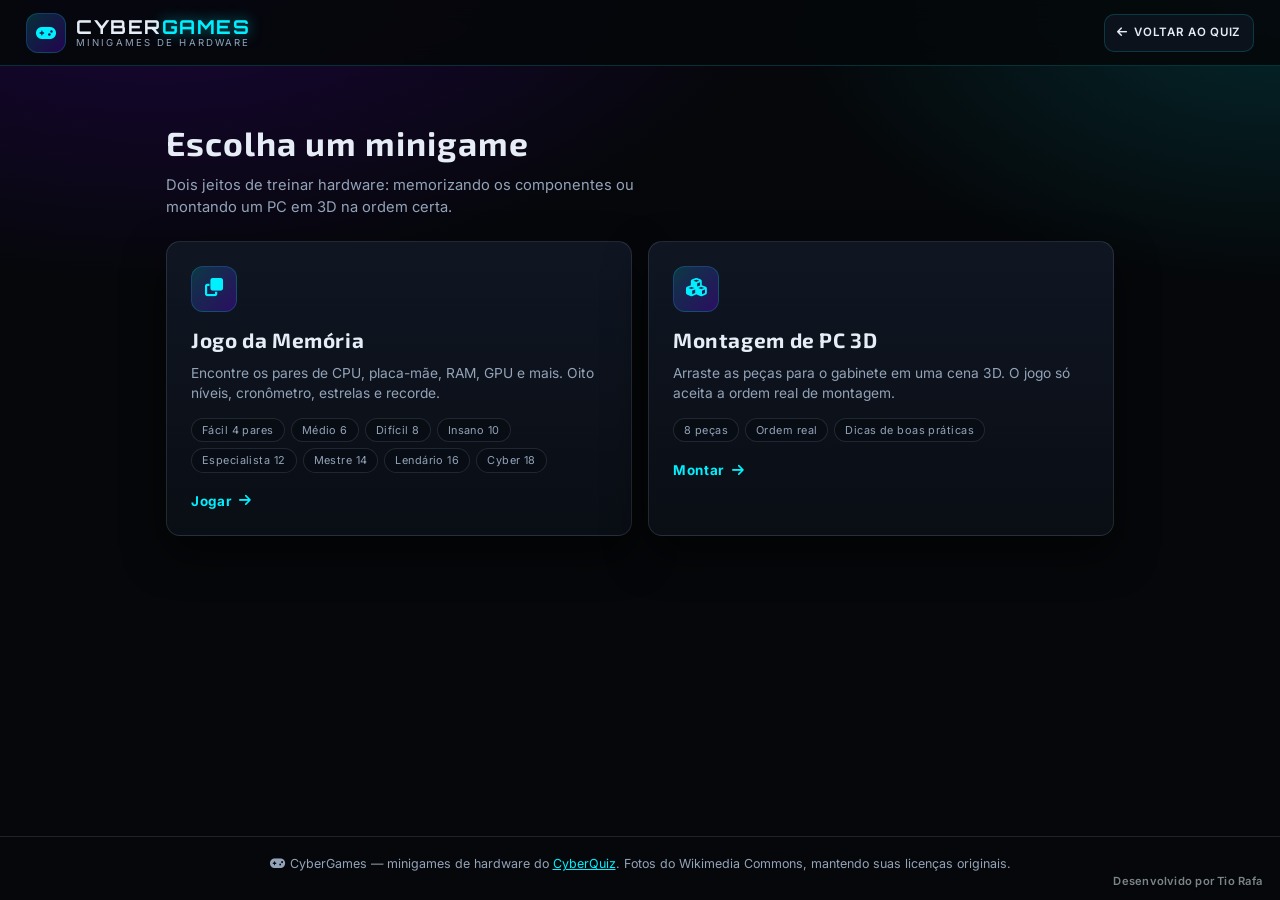
<file: MiniGame/index.html>
<!DOCTYPE html>
<html lang="pt-BR">
<head>
<meta charset="UTF-8">
<meta name="viewport" content="width=device-width, initial-scale=1.0, viewport-fit=cover">
<meta name="description" content="Minigames de hardware do CyberQuiz: jogo da memória com componentes e montador de PC em 3D seguindo a ordem real de montagem.">
<meta name="theme-color" content="#05070a">
<title>CyberQuiz · Minigames de Hardware</title>

<link rel="icon" href="data:image/svg+xml,%3Csvg xmlns='http://www.w3.org/2000/svg' viewBox='0 0 32 32'%3E%3Crect width='32' height='32' rx='7' fill='%2305070a'/%3E%3Cpath d='M9 21V12h2.6v3.2h4.8V12H19v9h-2.6v-3.5h-4.8V21z' fill='%2300f0ff'/%3E%3C/svg%3E">
<link rel="preconnect" href="https://fonts.googleapis.com">
<link rel="preconnect" href="https://fonts.gstatic.com" crossorigin>
<link href="https://fonts.googleapis.com/css2?family=Exo+2:wght@400;600;700;800&family=Inter:wght@400;500;600&family=Orbitron:wght@700;800;900&display=swap" rel="stylesheet">
<link rel="stylesheet" href="https://cdnjs.cloudflare.com/ajax/libs/font-awesome/6.5.2/css/all.min.css">
<link rel="stylesheet" href="css/style.css">
</head>
<body>

<header class="topbar">
    <a class="brand" href="../">
        <span class="brand-mark"><i class="fa-solid fa-gamepad" aria-hidden="true"></i></span>
        <span class="brand-text">
            <strong>CYBER<em>GAMES</em></strong>
            <small>MINIGAMES DE HARDWARE</small>
        </span>
    </a>

    <div class="topbar-actions">
        <a class="ghost-btn" href="../">
            <i class="fa-solid fa-arrow-left" aria-hidden="true"></i><span>VOLTAR AO QUIZ</span>
        </a>
    </div>
</header>

<main>
    <section class="hub">
        <h1>Escolha um minigame</h1>
        <p class="lead">Dois jeitos de treinar hardware: memorizando os componentes ou montando um PC em 3D na ordem certa.</p>

        <div class="cards">
            <a class="game-card" href="JogoDaMemoria/">
                <span class="game-icon"><i class="fa-solid fa-clone" aria-hidden="true"></i></span>
                <h2>Jogo da Memória</h2>
                <p>Encontre os pares de CPU, placa-mãe, RAM, GPU e mais. Oito níveis, cronômetro, estrelas e recorde.</p>
                <ul class="game-tags">
                    <li>Fácil 4 pares</li>
                    <li>Médio 6</li>
                    <li>Difícil 8</li>
                    <li>Insano 10</li>
                    <li>Especialista 12</li>
                    <li>Mestre 14</li>
                    <li>Lendário 16</li>
                    <li>Cyber 18</li>
                </ul>
                <span class="game-cta">Jogar <i class="fa-solid fa-arrow-right" aria-hidden="true"></i></span>
            </a>

            <a class="game-card" href="MontagemDePC/">
                <span class="game-icon"><i class="fa-solid fa-cubes" aria-hidden="true"></i></span>
                <h2>Montagem de PC 3D</h2>
                <p>Arraste as peças para o gabinete em uma cena 3D. O jogo só aceita a ordem real de montagem.</p>
                <ul class="game-tags">
                    <li>8 peças</li>
                    <li>Ordem real</li>
                    <li>Dicas de boas práticas</li>
                </ul>
                <span class="game-cta">Montar <i class="fa-solid fa-arrow-right" aria-hidden="true"></i></span>
            </a>
        </div>
    </section>
</main>

<footer class="footer">
    <p>
        <i class="fa-solid fa-gamepad" aria-hidden="true"></i>
        CyberGames — minigames de hardware do <a href="../">CyberQuiz</a>.
        Fotos do Wikimedia Commons, mantendo suas licenças originais.
    </p>
</footer>

<script src="../js/watermark.js"></script>

</body>
</html>
</file>
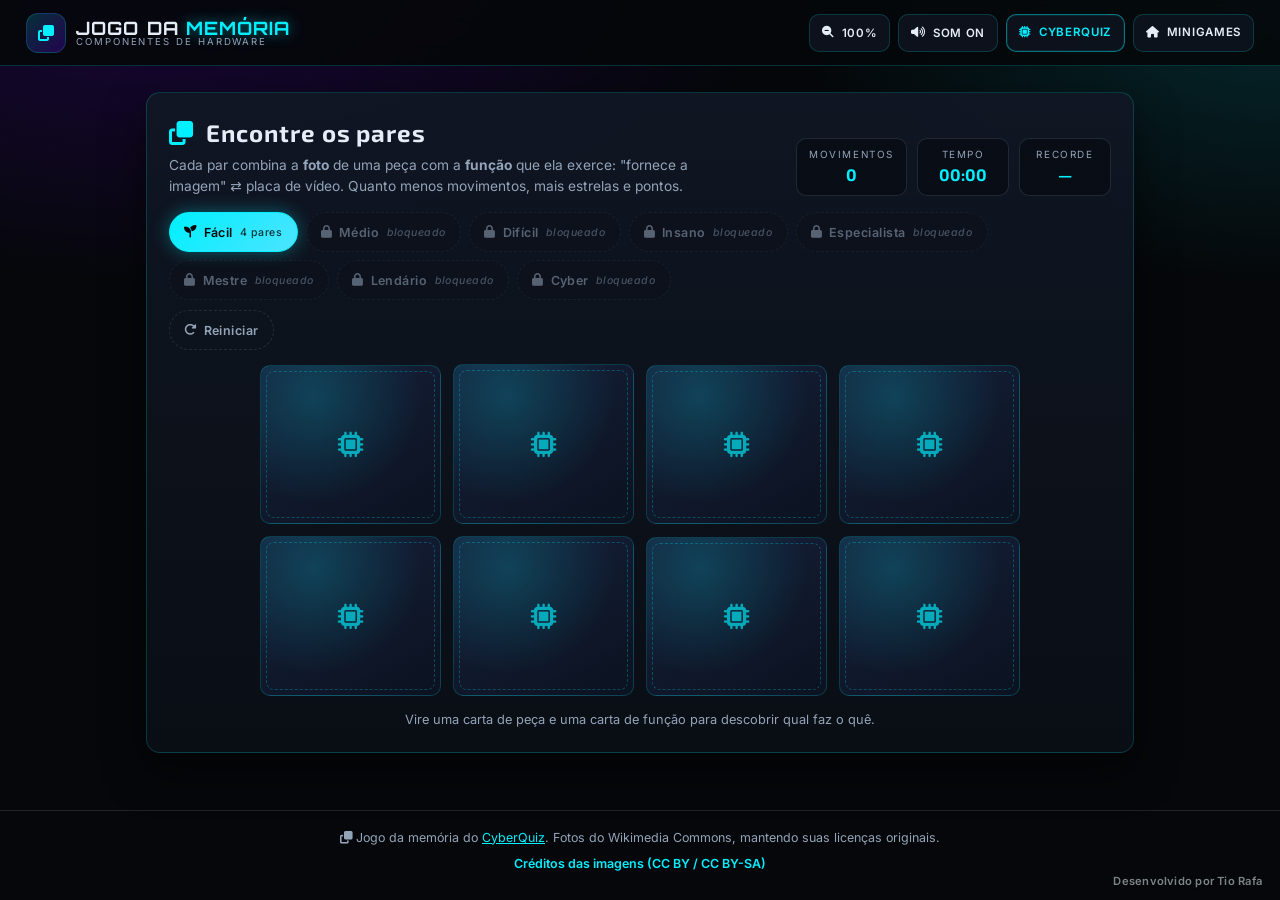
<file: MiniGame/JogoDaMemoria/index.html>
<!DOCTYPE html>
<html lang="pt-BR">
<head>
<meta charset="UTF-8">
<meta name="viewport" content="width=device-width, initial-scale=1.0, viewport-fit=cover">
<meta name="description" content="Jogo da memória com componentes de hardware do CyberQuiz: encontre os pares de CPU, placa-mãe, RAM, GPU e mais.">
<meta name="theme-color" content="#05070a">
<title>CyberQuiz · Jogo da Memória — Componentes de Hardware</title>

<link rel="icon" href="data:image/svg+xml,%3Csvg xmlns='http://www.w3.org/2000/svg' viewBox='0 0 32 32'%3E%3Crect width='32' height='32' rx='7' fill='%2305070a'/%3E%3Cpath d='M9 21V12h2.6v3.2h4.8V12H19v9h-2.6v-3.5h-4.8V21z' fill='%2300f0ff'/%3E%3C/svg%3E">
<link rel="preconnect" href="https://fonts.googleapis.com">
<link rel="preconnect" href="https://fonts.gstatic.com" crossorigin>
<link href="https://fonts.googleapis.com/css2?family=Exo+2:wght@400;600;700;800&family=Inter:wght@400;500;600&family=Orbitron:wght@700;800;900&display=swap" rel="stylesheet">
<link rel="stylesheet" href="https://cdnjs.cloudflare.com/ajax/libs/font-awesome/6.5.2/css/all.min.css">
<link rel="stylesheet" href="css/style.css">
</head>
<body>

<header class="topbar">
    <a class="brand" href="../">
        <span class="brand-mark"><i class="fa-solid fa-clone" aria-hidden="true"></i></span>
        <span class="brand-text">
            <strong>JOGO DA <em>MEMÓRIA</em></strong>
            <small>COMPONENTES DE HARDWARE</small>
        </span>
    </a>

    <div class="topbar-actions">
        <button type="button" id="page-zoom-btn" class="ghost-btn zoom-btn" aria-pressed="false" title="Reduzir a página para 70%" aria-label="Reduzir a página para 70%">
            <i class="fa-solid fa-magnifying-glass-minus" aria-hidden="true"></i><span>100%</span>
        </button>
        <button type="button" id="sound-btn" class="ghost-btn" aria-pressed="true">
            <i class="fa-solid fa-volume-high" aria-hidden="true"></i><span>SOM ON</span>
        </button>
        <a class="ghost-btn quiz-btn" href="../../" title="Voltar para o CyberQuiz">
            <i class="fa-solid fa-microchip" aria-hidden="true"></i><span>CYBERQUIZ</span>
        </a>
        <a class="ghost-btn back-btn" href="../">
            <i class="fa-solid fa-house" aria-hidden="true"></i><span>MINIGAMES</span>
        </a>
    </div>
</header>

<main>
    <section class="panel">
        <div class="panel-head">
            <div>
                <h1><i class="fa-solid fa-clone" aria-hidden="true"></i> Encontre os pares</h1>
                <p class="lead">Cada par combina a <strong>foto</strong> de uma peça com a <strong>função</strong> que ela exerce: "fornece a imagem" ⇄ placa de vídeo. Quanto menos movimentos, mais estrelas e pontos.</p>
            </div>

            <div class="stat-row" role="group" aria-label="Estatísticas da partida">
                <div class="stat">
                    <span class="stat-label">Movimentos</span>
                    <strong data-memory-moves>0</strong>
                </div>
                <div class="stat">
                    <span class="stat-label">Tempo</span>
                    <strong data-memory-time>00:00</strong>
                </div>
                <div class="stat">
                    <span class="stat-label">Recorde</span>
                    <strong data-memory-best>—</strong>
                </div>
            </div>
        </div>

        <div class="toolbar">
            <div class="chip-row" id="memory-levels" role="group" aria-label="Nível de dificuldade"></div>
            <button type="button" class="chip chip-ghost" data-memory-restart
                    title="Apagar todo o progresso do jogo da memória"
                    aria-label="Apagar todo o progresso do jogo da memória">
                <i class="fa-solid fa-rotate-right" aria-hidden="true"></i> Reiniciar
            </button>
        </div>

        <div class="board-wrap">
            <div id="memory-board" class="board" role="group" aria-label="Tabuleiro do jogo da memória"></div>

            <div id="memory-win" class="overlay hidden" role="dialog" aria-modal="true" aria-label="Você venceu">
                <div class="overlay-card">
                    <p class="overlay-kicker">TABULEIRO CONCLUÍDO</p>
                    <h2>VOCÊ VENCEU!</h2>
                    <p class="overlay-stars" data-win-stars aria-hidden="true">★★★</p>

                    <ul class="overlay-stats">
                        <li><span>Movimentos</span><strong data-win-moves>0</strong></li>
                        <li><span>Tempo</span><strong data-win-time>00:00</strong></li>
                        <li><span>Pontos</span><strong data-win-score>0</strong></li>
                    </ul>

                    <p class="overlay-note" data-win-record>Recorde: —</p>
                    <p class="overlay-unlock" data-win-unlock hidden></p>

                    <div class="overlay-actions">
                        <button type="button" class="btn-primary" data-memory-again>
                            <i class="fa-solid fa-rotate-right" aria-hidden="true"></i> Jogar de novo
                        </button>
                        <button type="button" class="btn-primary btn-next hidden" data-win-next>
                            Próximo nível <i class="fa-solid fa-arrow-right" aria-hidden="true"></i>
                        </button>
                        <a class="chip chip-ghost" href="../MontagemDePC/">
                            <i class="fa-solid fa-cubes" aria-hidden="true"></i> Montar o PC 3D
                        </a>
                    </div>
                </div>
            </div>

            <div id="memory-lose" class="overlay overlay-lose hidden" role="dialog" aria-modal="true" aria-labelledby="memory-lose-title">
                <div class="overlay-card">
                    <p class="overlay-kicker">LIMITE DE MOVIMENTOS</p>
                    <h2 id="memory-lose-title">VOCÊ NÃO CONSEGUIU</h2>

                    <p class="overlay-lose-text" data-lose-note>Você usou todos os movimentos e ainda faltavam pares.</p>

                    <ul class="overlay-stats">
                        <li><span>Movimentos</span><strong data-lose-moves>0 / 100</strong></li>
                        <li><span>Pares</span><strong data-lose-pairs>0 / 12</strong></li>
                        <li><span>Tempo</span><strong data-lose-time>00:00</strong></li>
                    </ul>

                    <div class="overlay-actions">
                        <button type="button" class="btn-primary" data-memory-lose-again>
                            <i class="fa-solid fa-rotate-right" aria-hidden="true"></i> Tentar de novo
                        </button>
                        <button type="button" class="chip chip-ghost" data-memory-lose-levels>
                            <i class="fa-solid fa-layer-group" aria-hidden="true"></i> Trocar de nível
                        </button>
                    </div>
                </div>
            </div>

            <div id="memory-reset" class="overlay overlay-reset hidden" role="alertdialog" aria-modal="true"
                 aria-labelledby="memory-reset-title" aria-describedby="memory-reset-text">
                <div class="overlay-card">
                    <p class="overlay-kicker">APAGAR PROGRESSO</p>
                    <h2 id="memory-reset-title">TEM CERTEZA?</h2>

                    <p class="overlay-reset-text" id="memory-reset-text">
                        Isso apaga os recordes de todos os níveis e bloqueia novamente Especialista,
                        Mestre, Lendário e Cyber. A partida recomeça no Fácil. O zoom e o som são mantidos.
                    </p>

                    <div class="overlay-actions">
                        <button type="button" class="btn-primary" data-memory-reset-cancel>
                            <i class="fa-solid fa-xmark" aria-hidden="true"></i> Cancelar
                        </button>
                        <button type="button" class="btn-danger" data-memory-reset-confirm>
                            <i class="fa-solid fa-trash-can" aria-hidden="true"></i> Apagar progresso
                        </button>
                    </div>
                </div>
            </div>
        </div>

        <p class="hint" id="memory-hint" role="status" aria-live="polite">Vire uma carta de peça e uma carta de função para descobrir qual faz o quê.</p>
    </section>
</main>

<footer class="footer">
    <p>
        <i class="fa-solid fa-clone" aria-hidden="true"></i>
        Jogo da memória do <a href="../../">CyberQuiz</a>.
        Fotos do Wikimedia Commons, mantendo suas licenças originais.
    </p>
    <details class="credits">
        <summary>Créditos das imagens (CC BY / CC BY-SA)</summary>
        <ul>
            <li>CPU — Eric Gaba (Sting), CC BY-SA 4.0</li>
            <li>Placa-mãe — Jacek Halicki, CC BY-SA 4.0</li>
            <li>Memória RAM — Bretwa, CC BY-SA 4.0</li>
            <li>SSD NVMe — D-Kuru, CC BY-SA 4.0</li>
            <li>Placa de vídeo — TheStriker, CC BY 4.0</li>
            <li>Fonte — Dmitry Makeev, CC BY-SA 4.0</li>
            <li>Cooler — Eric Gaba (Sting), CC BY-SA 3.0</li>
            <li>Gabinete — Tim Sheerman-Chase, CC BY 4.0</li>
            <li>Rede — Deavmi, CC BY-SA 3.0</li>
            <li>Periféricos — Morn, CC BY-SA 4.0</li>
            <li>Monitor — Lucasbosch, CC BY-SA 4.0</li>
            <li>Webcam — WrS.tm.pl, CC0</li>
            <li>Roteador — Solijon Solayev, CC BY-SA 4.0</li>
            <li>HD — Evan-Amos, CC BY-SA 3.0</li>
            <li>Placa de som — Evan-Amos, Public domain</li>
            <li>Ventoinha — Felhariri3680, CC BY-SA 3.0</li>
            <li>Nobreak — Tahir mq, CC BY-SA 4.0</li>
            <li>Placa de captura — TruthfulBeing, CC BY-SA 4.0</li>
        </ul>
    </details>
</footer>

<script src="js/config.js"></script>
<script src="js/sound.js"></script>
<script src="js/memory.js"></script>
<script src="js/app.js"></script>
<script src="../../js/watermark.js"></script>

</body>
</html>
</file>
<file: MiniGame/css/style.css>
/* =============================================================================
 *  CYBERQUIZ · MINIGAMES — PÁGINA INICIAL
 * ============================================================================= */

:root {
    --bg: #05070a;
    --panel: #101724;
    --panel-2: #151d2c;
    --line: rgba(0, 240, 255, 0.18);
    --line-soft: rgba(148, 163, 184, 0.18);
    --accent: #00f0ff;
    --purple: #7000ff;
    --green: #00ff66;
    --text: #e6edf6;
    --muted: #93a3b8;

    --font-display: 'Exo 2', 'Segoe UI', system-ui, sans-serif;
    --font-brand: 'Orbitron', 'Exo 2', sans-serif;
    --font-body: 'Inter', 'Segoe UI', system-ui, sans-serif;

    --radius: 14px;
    --radius-sm: 10px;
    --header-h: 66px;
    --shadow: 0 18px 40px rgba(0, 0, 0, 0.55);
}

* { box-sizing: border-box; }
html, body { margin: 0; padding: 0; }

body {
    min-height: 100vh;
    display: flex;
    flex-direction: column;
    background:
        radial-gradient(1100px 600px at 12% -8%, rgba(112, 0, 255, 0.22), transparent 60%),
        radial-gradient(900px 520px at 100% 0%, rgba(0, 240, 255, 0.14), transparent 55%),
        var(--bg);
    color: var(--text);
    font-family: var(--font-body);
    font-size: 16px;
    line-height: 1.5;
    -webkit-text-size-adjust: 100%;
}

img { max-width: 100%; display: block; }
button, a { font-family: inherit; }
button { cursor: pointer; }
.hidden { display: none !important; }
:focus-visible { outline: 2px solid var(--accent); outline-offset: 3px; }

/* --------------------------------------------------------------- topbar */
.topbar {
    position: sticky;
    top: 0;
    z-index: 40;
    min-height: var(--header-h);
    display: flex;
    align-items: center;
    justify-content: space-between;
    gap: 12px;
    padding: 10px clamp(12px, 3vw, 26px);
    background: rgba(5, 7, 10, 0.88);
    backdrop-filter: blur(12px);
    border-bottom: 1px solid var(--line);
}

.brand { display: flex; align-items: center; gap: 10px; text-decoration: none; color: inherit; min-width: 0; }

.brand-mark {
    display: grid;
    place-items: center;
    width: 40px;
    height: 40px;
    flex: none;
    border-radius: 12px;
    background: linear-gradient(135deg, rgba(0, 240, 255, 0.18), rgba(112, 0, 255, 0.28));
    border: 1px solid var(--line);
    color: var(--accent);
    font-size: 1rem;
}

.brand-text { display: flex; flex-direction: column; line-height: 1.05; min-width: 0; }

.brand-text strong {
    font-family: var(--font-brand);
    font-size: clamp(0.95rem, 2.6vw, 1.2rem);
    letter-spacing: 0.08em;
    white-space: nowrap;
}

.brand-text strong em { font-style: normal; color: var(--accent); text-shadow: 0 0 14px rgba(0, 240, 255, 0.55); }

.brand-text small {
    font-size: 0.6rem;
    letter-spacing: 0.22em;
    color: var(--muted);
    white-space: nowrap;
    overflow: hidden;
    text-overflow: ellipsis;
}

.topbar-actions { display: flex; align-items: center; gap: 8px; flex: none; }

.ghost-btn {
    display: inline-flex;
    align-items: center;
    gap: 7px;
    min-height: 38px;
    padding: 0 12px;
    border-radius: var(--radius-sm);
    border: 1px solid var(--line);
    background: rgba(16, 23, 36, 0.7);
    color: var(--text);
    font-size: 0.72rem;
    font-weight: 600;
    letter-spacing: 0.06em;
    text-decoration: none;
    transition: border-color 0.2s, color 0.2s;
}

.ghost-btn:hover { border-color: var(--accent); color: var(--accent); }
.ghost-btn.muted { color: var(--muted); border-color: var(--line-soft); }

/* ----------------------------------------------------------------- main */
main {
    flex: 1;
    width: 100%;
    max-width: 1000px;
    margin: 0 auto;
    padding: clamp(20px, 5vw, 52px) clamp(12px, 3vw, 26px) 40px;
}

.hub h1 {
    margin: 0 0 6px;
    font-family: var(--font-display);
    font-size: clamp(1.4rem, 4.6vw, 2.1rem);
    letter-spacing: 0.03em;
}

.lead { margin: 0 0 22px; color: var(--muted); font-size: 0.92rem; max-width: 60ch; }

.cards {
    display: grid;
    grid-template-columns: repeat(auto-fit, minmax(260px, 1fr));
    gap: 16px;
}

.game-card {
    position: relative;
    display: flex;
    flex-direction: column;
    gap: 8px;
    padding: clamp(16px, 3vw, 24px);
    border-radius: var(--radius);
    border: 1px solid var(--line-soft);
    background: linear-gradient(180deg, rgba(16, 23, 36, 0.95), rgba(10, 14, 21, 0.97));
    box-shadow: var(--shadow);
    color: inherit;
    text-decoration: none;
    transition: transform 0.18s, border-color 0.2s, box-shadow 0.2s;
    overflow: hidden;
}

.game-card::before {
    content: '';
    position: absolute;
    inset: 0;
    background: radial-gradient(420px 200px at 15% 0%, rgba(0, 240, 255, 0.14), transparent 65%);
    opacity: 0;
    transition: opacity 0.25s;
    pointer-events: none;
}

.game-card:hover { transform: translateY(-3px); border-color: var(--accent); box-shadow: 0 22px 48px rgba(0, 0, 0, 0.6), 0 0 0 1px rgba(0, 240, 255, 0.25); }
.game-card:hover::before { opacity: 1; }

.game-icon {
    display: grid;
    place-items: center;
    width: 46px;
    height: 46px;
    border-radius: 12px;
    background: linear-gradient(135deg, rgba(0, 240, 255, 0.16), rgba(112, 0, 255, 0.3));
    border: 1px solid var(--line);
    color: var(--accent);
    font-size: 1.15rem;
}

.game-card h2 {
    margin: 4px 0 0;
    font-family: var(--font-display);
    font-size: clamp(1.05rem, 3vw, 1.3rem);
    letter-spacing: 0.03em;
}

.game-card p { margin: 0; color: var(--muted); font-size: 0.86rem; }

.game-tags {
    list-style: none;
    margin: 6px 0 0;
    padding: 0;
    display: flex;
    flex-wrap: wrap;
    gap: 6px;
}

.game-tags li {
    padding: 3px 10px;
    border-radius: 999px;
    border: 1px solid var(--line-soft);
    background: rgba(8, 12, 19, 0.7);
    font-size: 0.68rem;
    color: var(--muted);
    letter-spacing: 0.04em;
}

.game-cta {
    margin-top: 10px;
    display: inline-flex;
    align-items: center;
    gap: 8px;
    font-weight: 700;
    font-size: 0.84rem;
    letter-spacing: 0.05em;
    color: var(--accent);
}

.game-card:hover .game-cta i { transform: translateX(4px); }
.game-cta i { transition: transform 0.2s; }

/* --------------------------------------------------------------- footer */
.footer {
    border-top: 1px solid var(--line-soft);
    padding: 18px clamp(12px, 3vw, 26px) 26px;
    color: var(--muted);
    font-size: 0.78rem;
    text-align: center;
}

.footer p { margin: 0; }
.footer a { color: var(--accent); }

@media (max-width: 640px) {
    :root { --header-h: 60px; }
    .topbar { padding: 8px 12px; }
    .ghost-btn span { display: none; }
    .ghost-btn { padding: 0 11px; }
    .brand-text small { display: none; }
    main { padding: 18px 12px 28px; }
}

@media (prefers-reduced-motion: reduce) {
    *, *::before, *::after { transition-duration: 0.01ms !important; }
}
</file>
<file: MiniGame/JogoDaMemoria/css/style.css>
/* =============================================================================
 *  CYBERQUIZ · JOGO DA MEMÓRIA — ESTILOS
 *  Mesma identidade visual do quiz, sem depender de Tailwind.
 * ============================================================================= */

:root {
    --bg: #05070a;
    --panel: #101724;
    --panel-2: #151d2c;
    --line: rgba(0, 240, 255, 0.18);
    --line-soft: rgba(148, 163, 184, 0.18);
    --accent: #00f0ff;
    --purple: #7000ff;
    --green: #00ff66;
    --yellow: #ffb700;
    --danger: #ff5470;
    --text: #e6edf6;
    --muted: #93a3b8;

    --font-display: 'Exo 2', 'Segoe UI', system-ui, sans-serif;
    --font-brand: 'Orbitron', 'Exo 2', sans-serif;
    --font-body: 'Inter', 'Segoe UI', system-ui, sans-serif;

    --radius: 14px;
    --radius-sm: 10px;
    --header-h: 66px;
    --shadow: 0 18px 40px rgba(0, 0, 0, 0.55);
}

* { box-sizing: border-box; }
html, body { margin: 0; padding: 0; }

body {
    min-height: 100vh;
    display: flex;
    flex-direction: column;
    background:
        radial-gradient(1100px 600px at 12% -8%, rgba(112, 0, 255, 0.22), transparent 60%),
        radial-gradient(900px 520px at 100% 0%, rgba(0, 240, 255, 0.14), transparent 55%),
        var(--bg);
    color: var(--text);
    font-family: var(--font-body);
    font-size: 16px;
    line-height: 1.5;
    -webkit-text-size-adjust: 100%;
}

img { max-width: 100%; display: block; }
button, a { font-family: inherit; }
button { cursor: pointer; }
.hidden { display: none !important; }
:focus-visible { outline: 2px solid var(--accent); outline-offset: 2px; }

/* Zoom de página do desktop. O body continua ocupando a tela inteira
   porque o navegador resolve 100% e 100vh no espaço já ampliado pelo zoom.
   Em telas de até 1023px a classe é ignorada (e o botão fica oculto). */
@media (min-width: 1024px) {
    body.ui-compact {
        zoom: 0.7;
        /* 100vh não acompanha o zoom; divide por 0,7 para o rodapé
           continuar encostado no fim da tela. */
        min-height: calc(100vh / 0.7);
    }
}

/* --------------------------------------------------------------- topbar */
.topbar {
    position: sticky;
    top: 0;
    z-index: 40;
    min-height: var(--header-h);
    display: flex;
    align-items: center;
    justify-content: space-between;
    gap: 12px;
    padding: 10px clamp(12px, 3vw, 26px);
    background: rgba(5, 7, 10, 0.88);
    backdrop-filter: blur(12px);
    border-bottom: 1px solid var(--line);
}

.brand { display: flex; align-items: center; gap: 10px; text-decoration: none; color: inherit; min-width: 0; }

.brand-mark {
    display: grid;
    place-items: center;
    width: 40px;
    height: 40px;
    flex: none;
    border-radius: 12px;
    background: linear-gradient(135deg, rgba(0, 240, 255, 0.18), rgba(112, 0, 255, 0.28));
    border: 1px solid var(--line);
    color: var(--accent);
    font-size: 1rem;
}

.brand-text { display: flex; flex-direction: column; line-height: 1.05; min-width: 0; }

.brand-text strong {
    font-family: var(--font-brand);
    font-size: clamp(0.9rem, 2.6vw, 1.15rem);
    letter-spacing: 0.06em;
    white-space: nowrap;
}

.brand-text strong em { font-style: normal; color: var(--accent); text-shadow: 0 0 14px rgba(0, 240, 255, 0.55); }

.brand-text small {
    font-size: 0.6rem;
    letter-spacing: 0.2em;
    color: var(--muted);
    white-space: nowrap;
    overflow: hidden;
    text-overflow: ellipsis;
}

.topbar-actions { display: flex; align-items: center; gap: 8px; flex: none; }

.ghost-btn {
    display: inline-flex;
    align-items: center;
    gap: 7px;
    min-height: 38px;
    padding: 0 12px;
    border-radius: var(--radius-sm);
    border: 1px solid var(--line);
    background: rgba(16, 23, 36, 0.7);
    color: var(--text);
    font-size: 0.72rem;
    font-weight: 600;
    letter-spacing: 0.06em;
    text-decoration: none;
    transition: border-color 0.2s, color 0.2s, background 0.2s;
}

.ghost-btn:hover { border-color: var(--accent); color: var(--accent); }
.ghost-btn.muted { color: var(--muted); border-color: var(--line-soft); }

/* botão "CyberQuiz" (volta ao quiz principal) */
.quiz-btn {
    border-color: rgba(0, 240, 255, 0.45);
    color: var(--accent);
    box-shadow: inset 0 0 0 1px rgba(0, 240, 255, 0.08);
}
.quiz-btn:hover {
    border-color: var(--accent);
    color: #eaffff;
    background: rgba(0, 240, 255, 0.12);
}

/* ---------------------------------------------------------------- main */
main {
    flex: 1;
    width: 100%;
    max-width: 1040px;
    margin: 0 auto;
    padding: clamp(14px, 3vw, 26px) clamp(12px, 3vw, 26px) 30px;
}

.panel {
    border: 1px solid var(--line);
    border-radius: var(--radius);
    background: linear-gradient(180deg, rgba(16, 23, 36, 0.94), rgba(10, 14, 21, 0.96));
    box-shadow: var(--shadow);
    padding: clamp(14px, 2.4vw, 22px);
}

.panel-head { display: flex; flex-wrap: wrap; gap: 16px; align-items: flex-end; justify-content: space-between; }

h1 {
    margin: 0 0 4px;
    font-family: var(--font-display);
    font-size: clamp(1.1rem, 3.4vw, 1.5rem);
    letter-spacing: 0.04em;
}

h1 i { color: var(--accent); margin-right: 6px; }
.lead { margin: 0; color: var(--muted); font-size: 0.86rem; max-width: 62ch; }

.stat-row { display: flex; gap: 10px; flex-wrap: wrap; }

.stat {
    min-width: 92px;
    padding: 8px 12px;
    border-radius: var(--radius-sm);
    border: 1px solid var(--line-soft);
    background: rgba(8, 12, 19, 0.8);
    text-align: center;
}

.stat-label {
    display: block;
    font-size: 0.62rem;
    letter-spacing: 0.16em;
    text-transform: uppercase;
    color: var(--muted);
}

.stat strong {
    font-family: var(--font-display);
    font-size: 1.05rem;
    color: var(--accent);
    white-space: nowrap;
}

/* Aviso de limite de movimentos: amarelo perto do fim, vermelho ao esgotar. */
.stat.is-warning strong { color: var(--yellow); }
.stat.is-out strong { color: var(--danger); text-shadow: 0 0 12px rgba(255, 84, 112, 0.45); }

/* --------------------------------------------------------- ferramentas */
.toolbar {
    display: flex;
    flex-wrap: wrap;
    gap: 10px;
    align-items: center;
    justify-content: space-between;
    margin: 16px 0 14px;
}

.chip-row { display: flex; flex-wrap: wrap; gap: 8px; }

.chip {
    display: inline-flex;
    align-items: center;
    gap: 7px;
    min-height: 40px;
    padding: 0 14px;
    border-radius: 999px;
    border: 1px solid var(--line-soft);
    background: rgba(16, 23, 36, 0.8);
    color: var(--muted);
    font-size: 0.78rem;
    font-weight: 600;
    letter-spacing: 0.04em;
    text-decoration: none;
    transition: all 0.2s;
}

.chip small { font-size: 0.66rem; opacity: 0.7; font-weight: 500; }
.chip:hover { color: var(--text); border-color: var(--accent); }

/* variante "fantasma": fundo transparente e borda tracejada */
.chip-ghost {
    background: transparent;
    border-style: dashed;
    color: var(--muted);
}

.chip-ghost:hover { background: rgba(0, 240, 255, 0.08); color: var(--accent); }

.chip.active {
    color: var(--bg);
    background: linear-gradient(135deg, var(--accent), #4de3ff);
    border-color: var(--accent);
    box-shadow: 0 0 18px rgba(0, 240, 255, 0.35);
}

.chip.active small { opacity: 0.8; }

/* nível ainda bloqueado (libera concluindo o anterior) */
.chip.locked,
.chip.locked:hover {
    color: var(--muted);
    border-color: var(--line-soft);
    border-style: dashed;
    opacity: 0.55;
    cursor: not-allowed;
    background: rgba(10, 14, 22, 0.6);
}

.chip.locked small { opacity: 0.8; font-style: italic; }

/* nível concluído: "V" verde de confirmação ao lado do chip */
.chip.completed {
    color: var(--text);
    border-color: rgba(0, 255, 102, 0.45);
}

.chip.completed:hover { border-color: var(--green); }

.chip-check {
    display: inline-flex;
    align-items: center;
    justify-content: center;
    width: 17px;
    height: 17px;
    margin-left: -2px;
    border-radius: 50%;
    background: var(--green);
    color: #04120a;
    font-size: 0.58rem;
    line-height: 1;
    box-shadow: 0 0 10px rgba(0, 255, 102, 0.55);
}

/* no chip selecionado (fundo ciano) o texto e o selo invertem para
   manter o contraste */
.chip.active.completed { color: var(--bg); border-color: var(--accent); }

.chip.active .chip-check {
    background: #04120a;
    color: var(--green);
    box-shadow: none;
}

/* ----------------------------------------------------------- tabuleiro */
.board-wrap { position: relative; }

.board {
    display: grid;
    grid-template-columns: repeat(var(--cols, 4), minmax(0, 1fr));
    gap: clamp(6px, 1.4vw, 12px);
    max-width: 760px;
    margin: 0 auto;
}

/* Em telas grandes o nível de 20 cartas usa 5 colunas (5x4): o tabuleiro
   inteiro cabe na tela sem precisar rolar. No celular continua 4 colunas
   (4x5), onde as cartas menores cortariam os nomes das peças. */
@media (min-width: 641px) {
    .board {
        grid-template-columns: repeat(var(--cols-wide, var(--cols, 4)), minmax(0, 1fr));
    }
}

/* Níveis altos (12 a 18 pares): 6 colunas no desktop. O tabuleiro fica mais
   largo para as cartas não encolherem demais e os textos continuarem
   legíveis; no celular seguem 4 colunas (ver media query abaixo). */
.board[data-level="expert"],
.board[data-level="master"],
.board[data-level="legend"],
.board[data-level="cyber"] {
    max-width: 900px;
}

.mem-card {
    position: relative;
    display: block;
    width: 100%;
    padding: 0;
    border: none;
    background: transparent;
    perspective: 900px;
    border-radius: var(--radius-sm);
}

/* .mem-inner fica no fluxo (define a altura da carta) e gira no eixo Y.
   As duas faces ocupam a MESMA célula de grade, então a frente (foto + nome)
   é que dá a altura da carta e o verso se estica para acompanhá-la. */
.mem-inner {
    position: relative;
    display: grid;
    transform-style: preserve-3d;
    transition: transform 0.45s cubic-bezier(0.3, 1.2, 0.45, 1);
    border-radius: var(--radius-sm);
}

.mem-card.flipped .mem-inner { transform: rotateY(180deg); }

.mem-face {
    grid-area: 1 / 1;
    display: flex;
    flex-direction: column;
    align-items: center;
    justify-content: center;
    border-radius: var(--radius-sm);
    backface-visibility: hidden;
    -webkit-backface-visibility: hidden;
    overflow: hidden;
}

.mem-back {
    background:
        radial-gradient(circle at 30% 20%, rgba(0, 240, 255, 0.18), transparent 60%),
        linear-gradient(150deg, #16203a, #0b1220);
    border: 1px solid var(--line);
    color: rgba(0, 240, 255, 0.65);
    font-size: clamp(1.1rem, 4.4vw, 1.6rem);
}

.mem-back::after {
    content: '';
    position: absolute;
    inset: 6px;
    border-radius: 8px;
    border: 1px dashed rgba(0, 240, 255, 0.25);
}

.mem-front {
    transform: rotateY(180deg);
    display: flex;
    flex-direction: column;
    background: #0b1220;
    border: 1px solid rgba(0, 255, 102, 0.35);
    justify-content: flex-start;
    padding: 0;
}

/* área da foto: a imagem inteira cabe aqui, sem corte (nada de object-fit: cover) */
.mem-photo {
    position: relative;
    display: flex;
    align-items: center;
    justify-content: center;
    width: 100%;
    aspect-ratio: 4 / 3;
    padding: 5px;
    overflow: hidden;
    background:
        radial-gradient(circle at 50% 35%, rgba(0, 240, 255, 0.09), transparent 68%),
        #0a111c;
}

/* width/height auto + max 100% = a imagem é reduzida sem distorcer e sem cortar,
   e a caixa do <img> passa a ser exatamente o desenho da foto */
.mem-photo img {
    display: block;
    width: auto;
    height: auto;
    max-width: 100%;
    max-height: 100%;
}

/* barra fixa com o nome, embaixo da foto (sem cobrir a imagem) */
.mem-label {
    display: block;
    width: 100%;
    margin-top: auto;          /* a barra fica sempre no rodapé da carta */
    background: linear-gradient(180deg, #101a2b, #0a111c);
    border-top: 1px solid rgba(0, 240, 255, 0.22);
    text-align: center;
}

.mem-name {
    display: block;
    width: 100%;
    padding: 4px 4px 5px;
    color: var(--text);
    font-family: var(--font-display);
    font-size: clamp(0.56rem, 2.1vw, 0.72rem);
    font-weight: 700;
    letter-spacing: 0.05em;
    line-height: 1.2;
    text-align: center;
    text-shadow: 0 1px 4px rgba(0, 0, 0, 0.9);
    white-space: nowrap;
    overflow: hidden;
    text-overflow: ellipsis;
}

.mem-card.matched .mem-front {
    border-color: var(--green);
    box-shadow: 0 0 0 2px rgba(0, 255, 102, 0.5), 0 0 22px rgba(0, 255, 102, 0.35);
}

/* ------------------------------------------------------------ carta função
   A segunda carta do par não mostra foto: mostra O QUE a peça faz.
   A área ocupa o mesmo espaço da foto (4/3) para as barras alinharem. */
.mem-front-func { border-color: rgba(0, 240, 255, 0.32); }

.mem-func {
    position: relative;
    display: flex;
    flex-direction: column;
    align-items: center;
    justify-content: center;
    gap: 8px;
    width: 100%;
    min-height: 0;
    aspect-ratio: 4 / 3;
    padding: 8px 7px;
    text-align: center;
    background:
        radial-gradient(circle at 50% 32%, rgba(112, 0, 255, 0.22), transparent 72%),
        #0a111c;
}

.mem-func i {
    font-size: clamp(1.05rem, 4vw, 1.6rem);
    color: var(--accent);
    filter: drop-shadow(0 0 9px rgba(0, 240, 255, 0.5));
}

.mem-func-text {
    display: block;
    width: 100%;
    color: var(--text);
    font-family: var(--font-display);
    font-size: clamp(0.6rem, 2.3vw, 0.78rem);
    font-weight: 700;
    line-height: 1.28;
    text-shadow: 0 1px 4px rgba(0, 0, 0, 0.9);
    overflow-wrap: break-word;
}

.mem-func-tag {
    display: block;
    width: 100%;
    padding: 4px 4px 5px;
    color: var(--accent);
    font-family: var(--font-display);
    font-size: clamp(0.54rem, 2vw, 0.68rem);
    font-weight: 800;
    letter-spacing: 0.08em;
    line-height: 1.2;
    text-align: center;
    text-shadow: 0 1px 4px rgba(0, 0, 0, 0.9);
}

.mem-card.matched { animation: pop 0.4s ease; }

@keyframes pop {
    0% { transform: scale(1); }
    45% { transform: scale(1.06); }
    100% { transform: scale(1); }
}

/* -------------------------------------------------------------- overlay */
.overlay {
    position: absolute;
    inset: 0;
    z-index: 20;
    display: grid;
    place-items: center;
    padding: 14px;
    background: rgba(5, 7, 10, 0.82);
    backdrop-filter: blur(6px);
    border-radius: var(--radius-sm);
    animation: fade 0.25s ease;
}

@keyframes fade { from { opacity: 0; } to { opacity: 1; } }

.overlay-card {
    width: min(440px, 100%);
    padding: clamp(16px, 3vw, 26px);
    text-align: center;
    border-radius: var(--radius);
    border: 1px solid var(--line);
    background: linear-gradient(180deg, var(--panel-2), #0b111c);
    box-shadow: 0 20px 60px rgba(0, 0, 0, 0.7), inset 0 0 40px rgba(0, 240, 255, 0.06);
}

.overlay-kicker { margin: 0; font-size: 0.64rem; letter-spacing: 0.28em; color: var(--accent); }

.overlay-card h2 {
    margin: 6px 0 4px;
    font-family: var(--font-display);
    font-size: clamp(1.2rem, 4.6vw, 1.7rem);
    letter-spacing: 0.04em;
}

.overlay-stars {
    margin: 2px 0 12px;
    font-size: clamp(1.4rem, 6vw, 2rem);
    color: var(--yellow);
    letter-spacing: 0.16em;
    text-shadow: 0 0 18px rgba(255, 183, 0, 0.5);
}

.overlay-stats {
    list-style: none;
    margin: 0 0 12px;
    padding: 0;
    display: flex;
    gap: 8px;
    justify-content: center;
    flex-wrap: wrap;
}

.overlay-stats li {
    min-width: 88px;
    padding: 7px 10px;
    border-radius: var(--radius-sm);
    border: 1px solid var(--line-soft);
    background: rgba(8, 12, 19, 0.7);
}

.overlay-stats span {
    display: block;
    font-size: 0.6rem;
    letter-spacing: 0.14em;
    text-transform: uppercase;
    color: var(--muted);
}

.overlay-stats strong { font-family: var(--font-display); font-size: 1rem; }
.overlay-note { margin: 0 0 14px; font-size: 0.8rem; color: var(--muted); }

/* aviso de nível liberado */
.overlay-unlock {
    margin: 0 0 16px;
    font-size: 0.82rem;
    font-weight: 700;
    color: var(--accent);
    text-shadow: 0 0 14px rgba(0, 240, 255, 0.45);
}
/* derrota por limite de movimentos */
.overlay-lose .overlay-card {
    border-color: rgba(255, 84, 112, 0.45);
    box-shadow: 0 20px 60px rgba(0, 0, 0, 0.7), inset 0 0 40px rgba(255, 84, 112, 0.08);
}
.overlay-lose .overlay-kicker { color: var(--danger); }
.overlay-lose h2 {
    color: var(--danger);
    text-shadow: 0 0 18px rgba(255, 84, 112, 0.45);
}
.overlay-lose-text,
.overlay-reset-text {
    margin: 0 0 14px;
    font-size: 0.84rem;
    color: var(--muted);
}

/* confirmação de apagar o progresso: modal de tela cheia, sempre visível
   mesmo com o tabuleiro alto (Cyber) ou com o zoom de 70% ativo */
.overlay-reset {
    position: fixed;
    inset: 0;
    z-index: 60;
    border-radius: 0;
}
.overlay-reset .overlay-card {
    border-color: rgba(255, 84, 112, 0.45);
    box-shadow: 0 20px 60px rgba(0, 0, 0, 0.7), inset 0 0 40px rgba(255, 84, 112, 0.08);
}
.overlay-reset .overlay-kicker { color: var(--danger); }
.overlay-reset h2 {
    color: var(--danger);
    text-shadow: 0 0 18px rgba(255, 84, 112, 0.45);
}

.overlay-actions { display: flex; flex-wrap: wrap; gap: 8px; justify-content: center; }

.btn-primary {
    display: inline-flex;
    align-items: center;
    gap: 8px;
    min-height: 44px;
    padding: 0 18px;
    border-radius: 999px;
    border: none;
    background: linear-gradient(135deg, var(--accent), #3ad9ff);
    color: #04121a;
    font-weight: 700;
    font-size: 0.82rem;
    letter-spacing: 0.04em;
    text-decoration: none;
    box-shadow: 0 8px 24px rgba(0, 240, 255, 0.3);
    transition: transform 0.15s, box-shadow 0.2s;
}

.btn-primary:hover { transform: translateY(-1px); box-shadow: 0 12px 28px rgba(0, 240, 255, 0.45); }

/* ação destrutiva (apagar progresso) */
.btn-danger {
    display: inline-flex;
    align-items: center;
    gap: 8px;
    min-height: 44px;
    padding: 0 18px;
    border-radius: 999px;
    border: 1px solid rgba(255, 84, 112, 0.55);
    background: rgba(255, 84, 112, 0.12);
    color: var(--danger);
    font-weight: 700;
    font-size: 0.82rem;
    letter-spacing: 0.04em;
    text-decoration: none;
    transition: transform 0.15s, box-shadow 0.2s, background 0.2s;
}
.btn-danger:hover {
    transform: translateY(-1px);
    background: rgba(255, 84, 112, 0.22);
    box-shadow: 0 10px 26px rgba(255, 84, 112, 0.28);
}

/* botão secundário (próximo nível): contorno em vez de preenchido */
.btn-next {
    background: transparent;
    border: 1px solid var(--accent);
    color: var(--accent);
    box-shadow: none;
}

.btn-next:hover { background: rgba(0, 240, 255, 0.12); box-shadow: 0 8px 20px rgba(0, 240, 255, 0.2); }

.hint { margin: 14px 0 0; font-size: 0.8rem; color: var(--muted); text-align: center; }

/* --------------------------------------------------------------- footer */
.footer {
    border-top: 1px solid var(--line-soft);
    padding: 18px clamp(12px, 3vw, 26px) 26px;
    color: var(--muted);
    font-size: 0.78rem;
    text-align: center;
}

.footer p { margin: 0 0 8px; }
.footer a { color: var(--accent); }
.credits { display: inline-block; text-align: left; max-width: 760px; }
.credits summary { cursor: pointer; color: var(--accent); font-weight: 600; list-style: none; }
.credits summary::-webkit-details-marker { display: none; }

.credits ul {
    margin: 8px 0 0;
    padding-left: 18px;
    display: grid;
    grid-template-columns: repeat(auto-fit, minmax(230px, 1fr));
    gap: 2px 14px;
}

/* ------------------------------------------------------------ responsivo */
/* o zoom de 70% é exclusivo do desktop: o botão só aparece a partir de 1024px.
   "not all and" cobre também larguras fracionárias (ex.: 1023,5px), em que
   nem max-width: 1023px nem min-width: 1024px casariam. */
@media not all and (min-width: 1024px) {
    .zoom-btn { display: none; }
}

@media (max-width: 640px) {
    :root { --header-h: 60px; }

    /* interface ~12,5% menor no celular: evita que títulos e textos
       empurrem o layout para fora da tela */
    html { font-size: 87.5%; }
    body { font-size: 0.95rem; }

    .topbar { padding: 8px 12px; }
    .ghost-btn span { display: none; }
    .ghost-btn { padding: 0 11px; }
    .brand-text small { display: none; }

    main { padding: 12px 12px 20px; }
    .panel { padding: 13px; }

    .panel-head { align-items: stretch; }
    .stat-row { width: 100%; }
    .stat { flex: 1 1 0; min-width: 0; padding: 7px 8px; }
    .stat strong { font-size: 0.95rem; }

    .board { gap: 6px; }
    /* os rótulos das cartas já são pequenos: mantém o tamanho legível
       mesmo com a escala global reduzida */
    .mem-name { font-size: 0.62rem; padding: 3px 2px 4px; letter-spacing: 0.01em; }
    .mem-photo { padding: 3px; }
    .mem-func { padding: 6px 5px; gap: 6px; }
    /* ícone menor: sobra vertical para o texto da função */
    .mem-func i { font-size: 0.9rem; }
    .mem-func-text { font-size: 0.62rem; overflow-wrap: anywhere; }
    .mem-func-tag { font-size: 0.56rem; padding: 3px 2px 4px; letter-spacing: 0.04em; }

    /* Níveis altos no celular: continuam 4 colunas. Sem o ícone (e com menos
       respiro) sobra altura para o texto da função, que nunca fica cortado. */
    .board[data-level="expert"] .mem-func,
    .board[data-level="master"] .mem-func,
    .board[data-level="legend"] .mem-func,
    .board[data-level="cyber"] .mem-func { gap: 0; padding: 5px 4px; }
    .board[data-level="expert"] .mem-func i,
    .board[data-level="master"] .mem-func i,
    .board[data-level="legend"] .mem-func i,
    .board[data-level="cyber"] .mem-func i { display: none; }
    .board[data-level="expert"] .mem-name,
    .board[data-level="master"] .mem-name,
    .board[data-level="legend"] .mem-name,
    .board[data-level="cyber"] .mem-name { font-size: 0.58rem; letter-spacing: 0; }

    .overlay-card { padding: 16px 14px; }
    .overlay-stats li { min-width: 76px; }
    .btn-primary,
    .btn-danger { min-height: 42px; padding: 0 15px; font-size: 0.78rem; }
}

@media (max-width: 380px) {
    html { font-size: 82.5%; }
    .mem-name { font-size: 0.64rem; }
    .mem-func-text { font-size: 0.62rem; }
    .mem-func-tag { font-size: 0.58rem; }
    /* tela muito estreita: a função fica só com o texto (o ícone come altura) */
    .mem-func i { display: none; }
}

@media (prefers-reduced-motion: reduce) {
    *, *::before, *::after {
        animation-duration: 0.01ms !important;
        transition-duration: 0.01ms !important;
    }
}
</file>
